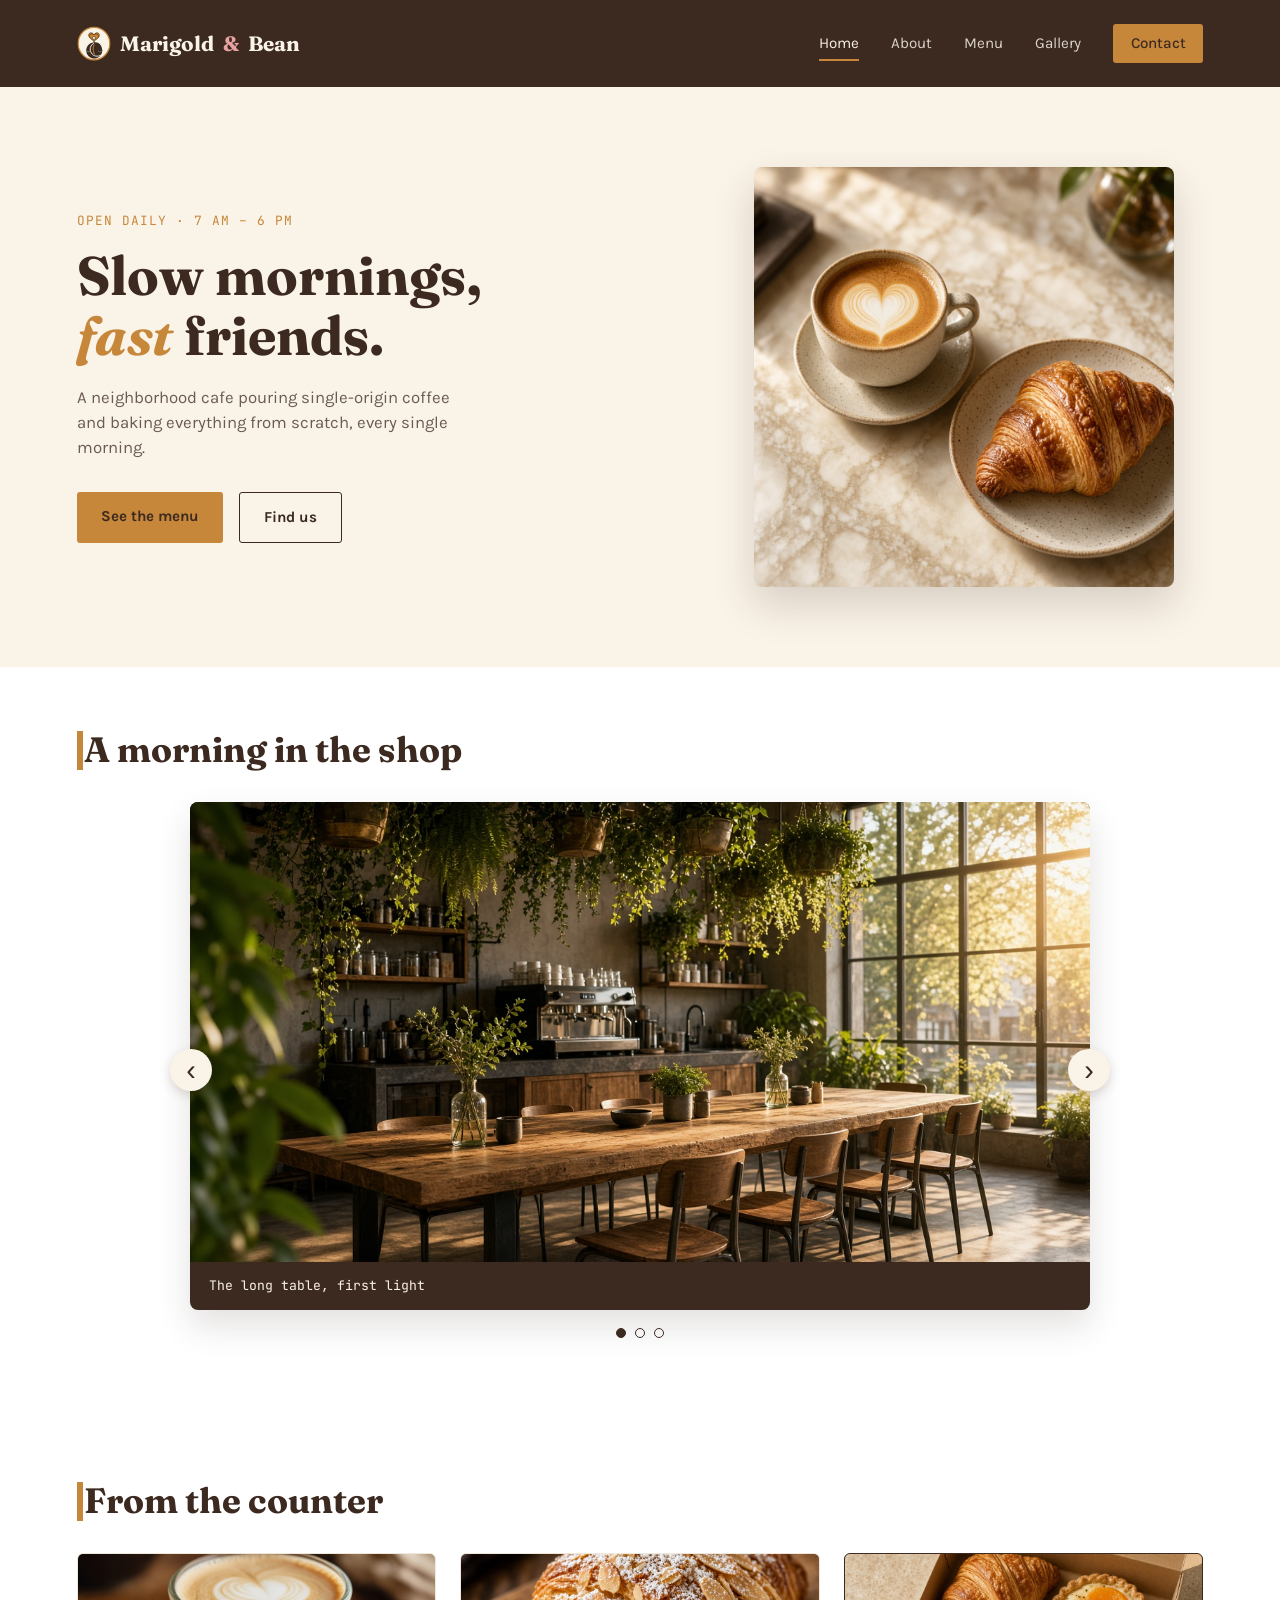
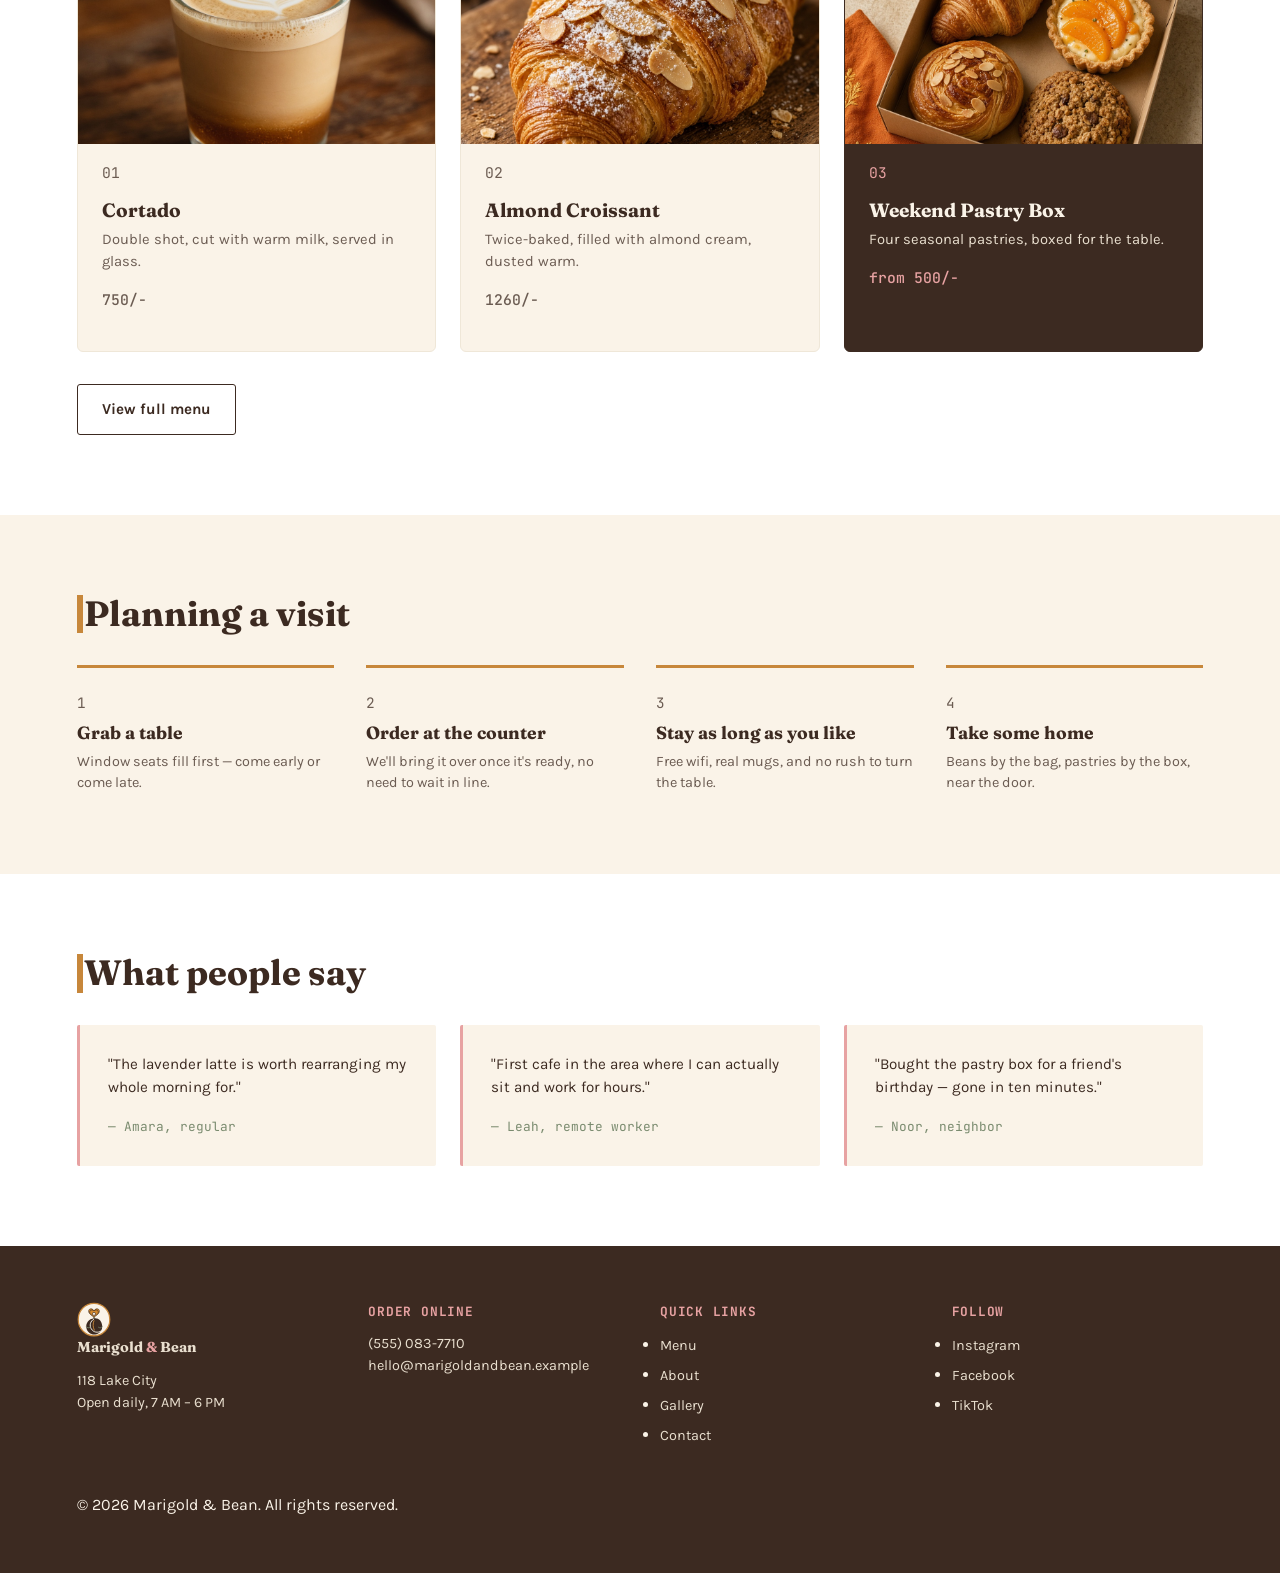
<file: index.html>
<!DOCTYPE html>
<html lang="en">
<head>
<meta charset="UTF-8">
<meta name="viewport" content="width=device-width, initial-scale=1.0">
<title>Marigold &amp; Bean — Cafe</title>
<meta name="description" content="A neighborhood cafe pouring single-origin coffee and baking everything from scratch, every morning.">
<link rel="preconnect" href="https://fonts.googleapis.com">
<link href="https://fonts.googleapis.com/css2?family=Fraunces:opsz,wght@9..144,500;9..144,700&family=Karla:wght@400;500;700&family=JetBrains+Mono:wght@500&display=swap" rel="stylesheet">
<link rel="stylesheet" href="css/style.css">
</head>
<body>

  <header class="site-header">
    <a class="logo" href="index.html"><img class="logo-mark" src="images/marigold-bean-logo.svg" alt="">Marigold <span>&amp;</span> Bean</a>
    <nav class="main-nav" id="main-nav" aria-label="Primary">
      <a href="index.html">Home</a>
      <a href="about.html">About</a>
      <a href="menu.html">Menu</a>
      <a href="gallery.html">Gallery</a>
      <a href="contact.html" class="nav-cta">Contact</a>
    </nav>
    <button class="nav-toggle" aria-label="Toggle navigation menu" aria-expanded="false" aria-controls="main-nav">
      <span></span><span></span><span></span>
    </button>
  </header>

  <main>
    <section class="hero">
      <div class="hero-copy">
        <p class="eyebrow">Open daily · 7 AM – 6 PM</p>
        <h1>Slow mornings, <br><em>fast</em> friends.</h1>
        <p class="hero-sub">A neighborhood cafe pouring single-origin coffee and baking everything from scratch, every single morning.</p>
        <div class="hero-actions">
          <a href="menu.html" class="btn btn-primary">See the menu</a>
          <a href="about.html#visit" class="btn btn-ghost">Find us</a>
        </div>
      </div>

      <div class="hero-visual">
        <img src="images/hero.jpg" alt="Latte with heart-shaped latte art beside a golden croissant" width="420" height="420">
      </div>
    </section>

    <section class="carousel-section" aria-labelledby="carousel-heading">
      <h2 class="section-title" id="carousel-heading">A morning in the shop</h2>
      <div class="carousel" id="home-carousel">
        <div class="carousel-track">
          <figure class="carousel-slide is-active">
            <img src="images/slide-1.jpg" alt="Sunlit cafe interior with a long communal table and espresso bar">
            <figcaption>The long table, first light</figcaption>
          </figure>
          <figure class="carousel-slide">
            <img src="images/slide-2.jpg" alt="Latte, croissant, and marigolds on a cream linen table">
            <figcaption>Coffee, pastry, and a little color</figcaption>
          </figure>
          <figure class="carousel-slide">
            <img src="images/slide-3.jpg" alt="Barista pouring steamed milk into espresso to make latte art">
            <figcaption>Poured to order, every cup</figcaption>
          </figure>
        </div>
        <button class="carousel-btn carousel-prev" type="button" aria-label="Previous slide">‹</button>
        <button class="carousel-btn carousel-next" type="button" aria-label="Next slide">›</button>
        <div class="carousel-dots" role="tablist" aria-label="Choose a slide"></div>
      </div>
    </section>

    <section class="menu" id="menu">
      <h2 class="section-title">From the counter</h2>
      <div class="menu-grid">
        <article class="menu-item reveal">
          <img class="menu-icon" src="images/menu-cortado.jpg" alt="Cortado served in a small glass">
          <p class="menu-index">01</p>
          <h3>Cortado</h3>
          <p>Double shot, cut with warm milk, served in glass.</p>
          <p class="menu-price">750/-</p>
        </article>
        <article class="menu-item reveal">
          <img class="menu-icon" src="images/menu-croissant.jpg" alt="Almond croissant dusted with sugar">
          <p class="menu-index">02</p>
          <h3>Almond Croissant</h3>
          <p>Twice-baked, filled with almond cream, dusted warm.</p>
          <p class="menu-price">1260/-</p>
        </article>
        <article class="menu-item menu-item-accent reveal">
          <img class="menu-icon" src="images/menu-pastrybox.jpg" alt="Open pastry box with four seasonal pastries">
          <p class="menu-index">03</p>
          <h3>Weekend Pastry Box</h3>
          <p>Four seasonal pastries, boxed for the table.</p>
          <p class="menu-price">from 500/-</p>
        </article>
      </div>
      <p class="section-cta"><a href="menu.html" class="btn btn-ghost">View full menu</a></p>
    </section>

    <section class="visit" id="visit">
      <h2 class="section-title">Planning a visit</h2>
      <ol class="visit-row">
        <li class="step reveal">
          <p class="step-num">1</p>
          <h4>Grab a table</h4>
          <p>Window seats fill first — come early or come late.</p>
        </li>
        <li class="step reveal">
          <p class="step-num">2</p>
          <h4>Order at the counter</h4>
          <p>We'll bring it over once it's ready, no need to wait in line.</p>
        </li>
        <li class="step reveal">
          <p class="step-num">3</p>
          <h4>Stay as long as you like</h4>
          <p>Free wifi, real mugs, and no rush to turn the table.</p>
        </li>
        <li class="step reveal">
          <p class="step-num">4</p>
          <h4>Take some home</h4>
          <p>Beans by the bag, pastries by the box, near the door.</p>
        </li>
      </ol>
    </section>

    <section class="reviews" id="reviews">
      <h2 class="section-title">What people say</h2>
      <div class="review-row">
        <blockquote class="review-card reveal">
          <p>"The lavender latte is worth rearranging my whole morning for."</p>
          <cite>— Amara, regular</cite>
        </blockquote>
        <blockquote class="review-card reveal">
          <p>"First cafe in the area where I can actually sit and work for hours."</p>
          <cite>— Leah, remote worker</cite>
        </blockquote>
        <blockquote class="review-card reveal">
          <p>"Bought the pastry box for a friend's birthday — gone in ten minutes."</p>
          <cite>— Noor, neighbor</cite>
        </blockquote>
      </div>
    </section>
  </main>

  <footer class="site-footer">
    <div class="footer-col">
      <p class="logo"><img class="logo-mark" src="images/marigold-bean-logo.svg" alt="">Marigold <span>&amp;</span> Bean</p>
      <p>118 Lake City<br>Open daily, 7 AM – 6 PM</p>
    </div>
    <div class="footer-col">
      <h5>Order online</h5>
      <p>(555) 083-7710<br>hello@marigoldandbean.example</p>
    </div>
    <div class="footer-col">
      <h5>Quick links</h5>
      <ul>
        <li><a href="menu.html">Menu</a></li>
        <li><a href="about.html">About</a></li>
        <li><a href="gallery.html">Gallery</a></li>
        <li><a href="contact.html">Contact</a></li>
      </ul>
    </div>
    <div class="footer-col">
      <h5>Follow</h5>
      <ul class="social-links">
        <li><a href="https://instagram.com" target="_blank" rel="noopener noreferrer">Instagram</a></li>
        <li><a href="https://facebook.com" target="_blank" rel="noopener noreferrer">Facebook</a></li>
        <li><a href="https://tiktok.com" target="_blank" rel="noopener noreferrer">TikTok</a></li>
      </ul>
    </div>
    <p class="copyright">&copy; 2026 Marigold &amp; Bean. All rights reserved.</p>
  </footer>

  <button class="back-to-top" aria-label="Back to top">↑</button>
  <script src="js/script.js"></script>
</body>
</html>
</file>
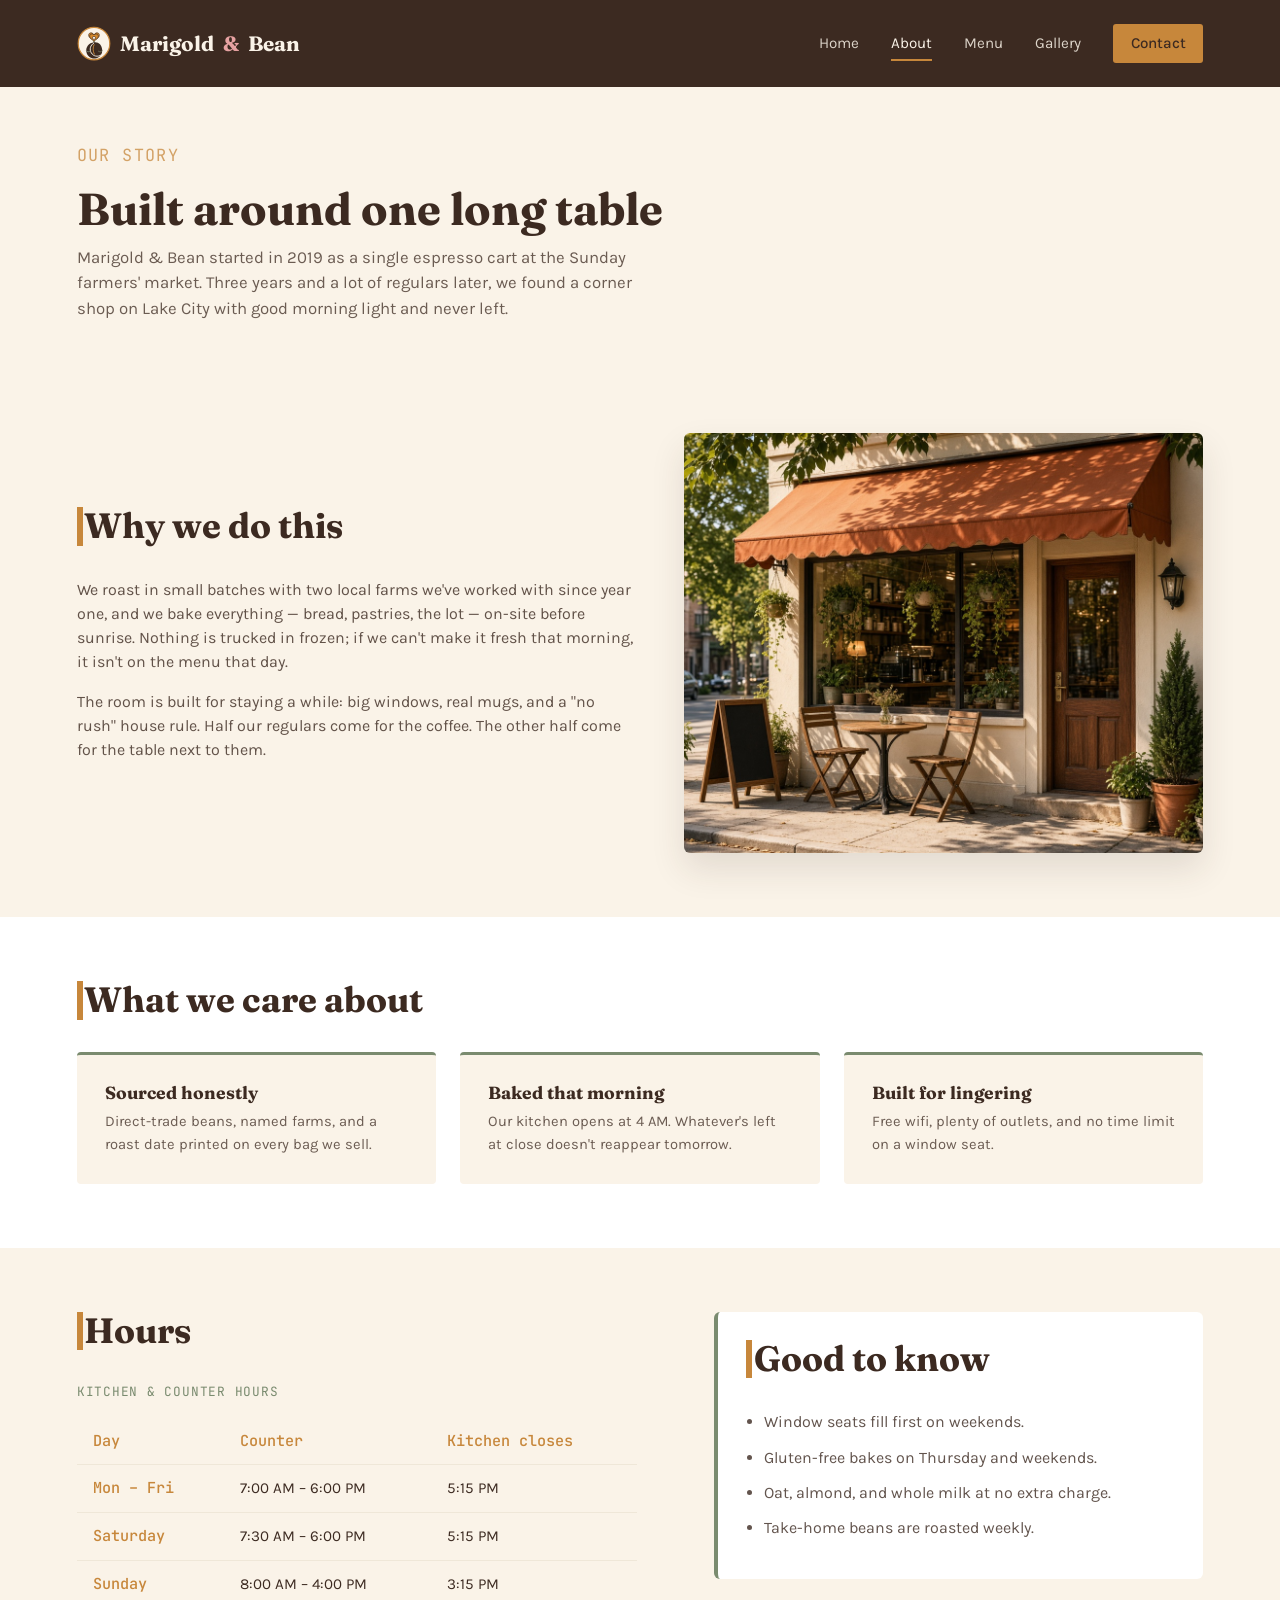
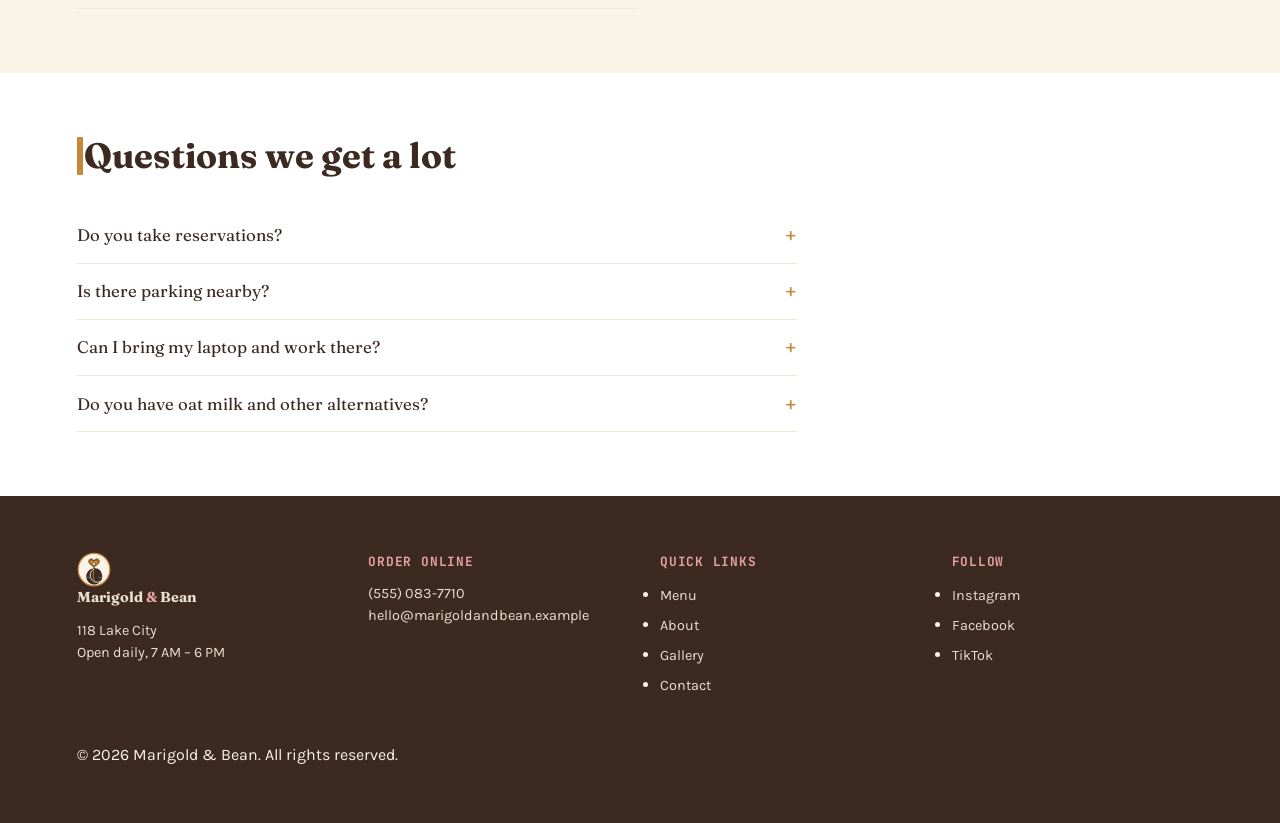
<file: about.html>
<!DOCTYPE html>
<html lang="en">
<head>
<meta charset="UTF-8">
<meta name="viewport" content="width=device-width, initial-scale=1.0">
<title>About — Marigold &amp; Bean</title>
<meta name="description" content="The story behind Marigold & Bean, our values, hours, and answers to common questions.">
<link rel="preconnect" href="https://fonts.googleapis.com">
<link href="https://fonts.googleapis.com/css2?family=Fraunces:opsz,wght@9..144,500;9..144,700&family=Karla:wght@400;500;700&family=JetBrains+Mono:wght@500&display=swap" rel="stylesheet">
<link rel="stylesheet" href="css/style.css">
</head>
<body>

  <header class="site-header">
    <a class="logo" href="index.html"><img class="logo-mark" src="images/marigold-bean-logo.svg" alt="">Marigold <span>&amp;</span> Bean</a>
    <nav class="main-nav" id="main-nav" aria-label="Primary">
      <a href="index.html">Home</a>
      <a href="about.html">About</a>
      <a href="menu.html">Menu</a>
      <a href="gallery.html">Gallery</a>
      <a href="contact.html" class="nav-cta">Contact</a>
    </nav>
    <button class="nav-toggle" aria-label="Toggle navigation menu" aria-expanded="false" aria-controls="main-nav">
      <span></span><span></span><span></span>
    </button>
  </header>

  <main>
    <section class="page-hero">
      <p class="eyebrow">Our story</p>
      <h1>Built around one long table</h1>
      <p>Marigold &amp; Bean started in 2019 as a single espresso cart at the Sunday farmers' market. Three years and a lot of regulars later, we found a corner shop on Lake City with good morning light and never left.</p>
    </section>

    <section class="about-intro">
      <div class="about-copy">
        <h2 class="section-title">Why we do this</h2>
        <p>We roast in small batches with two local farms we've worked with since year one, and we bake everything — bread, pastries, the lot — on-site before sunrise. Nothing is trucked in frozen; if we can't make it fresh that morning, it isn't on the menu that day.</p>
        <p>The room is built for staying a while: big windows, real mugs, and a "no rush" house rule. Half our regulars come for the coffee. The other half come for the table next to them.</p>
      </div>
      <div class="about-visual">
        <img src="images/about.jpg" alt="Marigold and Bean storefront with a warm awning and sidewalk tables" width="560" height="420">
      </div>
    </section>

    <section class="values">
      <h2 class="section-title">What we care about</h2>
      <div class="values-grid">
        <article class="value-card reveal">
          <h3>Sourced honestly</h3>
          <p>Direct-trade beans, named farms, and a roast date printed on every bag we sell.</p>
        </article>
        <article class="value-card reveal">
          <h3>Baked that morning</h3>
          <p>Our kitchen opens at 4 AM. Whatever's left at close doesn't reappear tomorrow.</p>
        </article>
        <article class="value-card reveal">
          <h3>Built for lingering</h3>
          <p>Free wifi, plenty of outlets, and no time limit on a window seat.</p>
        </article>
      </div>
    </section>

    <section class="hours-layout" id="visit">
      <div class="hours-table-wrap">
        <h2 class="section-title">Hours</h2>
        <table class="hours-table">
          <caption>Kitchen &amp; counter hours</caption>
          <thead>
            <tr><th scope="col">Day</th><th scope="col">Counter</th><th scope="col">Kitchen closes</th></tr>
          </thead>
          <tbody>
            <tr><th scope="row">Mon – Fri</th><td>7:00 AM – 6:00 PM</td><td>5:15 PM</td></tr>
            <tr><th scope="row">Saturday</th><td>7:30 AM – 6:00 PM</td><td>5:15 PM</td></tr>
            <tr><th scope="row">Sunday</th><td>8:00 AM – 4:00 PM</td><td>3:15 PM</td></tr>
          </tbody>
        </table>
      </div>
      <aside class="hours-aside">
        <h2 class="section-title">Good to know</h2>
        <ul>
          <li>Window seats fill first on weekends.</li>
          <li>Gluten-free bakes on Thursday and weekends.</li>
          <li>Oat, almond, and whole milk at no extra charge.</li>
          <li>Take-home beans are roasted weekly.</li>
        </ul>
      </aside>
    </section>

    <section class="faq">
      <h2 class="section-title">Questions we get a lot</h2>
      <div class="accordion">
        <div class="accordion-item">
          <h3>
            <button class="accordion-trigger" aria-expanded="false" aria-controls="faq-1">Do you take reservations?</button>
          </h3>
          <div class="accordion-panel" id="faq-1">
            <p>We don't — it's first-come, first-served. Window seats go fastest, so early mornings or after 2 PM are your best bet on weekends.</p>
          </div>
        </div>
        <div class="accordion-item">
          <h3>
            <button class="accordion-trigger" aria-expanded="false" aria-controls="faq-2">Is there parking nearby?</button>
          </h3>
          <div class="accordion-panel" id="faq-2">
            <p>Street parking on Lake City is metered until 6 PM. There's also a small public lot two doors down behind the pharmacy.</p>
          </div>
        </div>
        <div class="accordion-item">
          <h3>
            <button class="accordion-trigger" aria-expanded="false" aria-controls="faq-3">Can I bring my laptop and work there?</button>
          </h3>
          <div class="accordion-panel" id="faq-3">
            <p>Absolutely — that's half the reason people come. We only ask that during the Saturday morning rush (9–11 AM) you keep table time to about 90 minutes if there's a line.</p>
          </div>
        </div>
        <div class="accordion-item">
          <h3>
            <button class="accordion-trigger" aria-expanded="false" aria-controls="faq-4">Do you have oat milk and other alternatives?</button>
          </h3>
          <div class="accordion-panel" id="faq-4">
            <p>Yes — oat, almond, and whole milk are all no extra charge. We also keep a small selection of gluten-free pastries baked fresh on Thursdays and weekends.</p>
          </div>
        </div>
      </div>
    </section>
  </main>

  <footer class="site-footer">
    <div class="footer-col">
      <p class="logo"><img class="logo-mark" src="images/marigold-bean-logo.svg" alt="">Marigold <span>&amp;</span> Bean</p>
      <p>118 Lake City<br>Open daily, 7 AM – 6 PM</p>
    </div>
    <div class="footer-col">
      <h5>Order online</h5>
      <p>(555) 083-7710<br>hello@marigoldandbean.example</p>
    </div>
    <div class="footer-col">
      <h5>Quick links</h5>
      <ul>
        <li><a href="menu.html">Menu</a></li>
        <li><a href="about.html">About</a></li>
        <li><a href="gallery.html">Gallery</a></li>
        <li><a href="contact.html">Contact</a></li>
      </ul>
    </div>
    <div class="footer-col">
      <h5>Follow</h5>
      <ul class="social-links">
        <li><a href="https://instagram.com" target="_blank" rel="noopener noreferrer">Instagram</a></li>
        <li><a href="https://facebook.com" target="_blank" rel="noopener noreferrer">Facebook</a></li>
        <li><a href="https://tiktok.com" target="_blank" rel="noopener noreferrer">TikTok</a></li>
      </ul>
    </div>
    <p class="copyright">&copy; 2026 Marigold &amp; Bean. All rights reserved.</p>
  </footer>

  <button class="back-to-top" aria-label="Back to top">↑</button>
  <script src="js/script.js"></script>
</body>
</html>
</file>
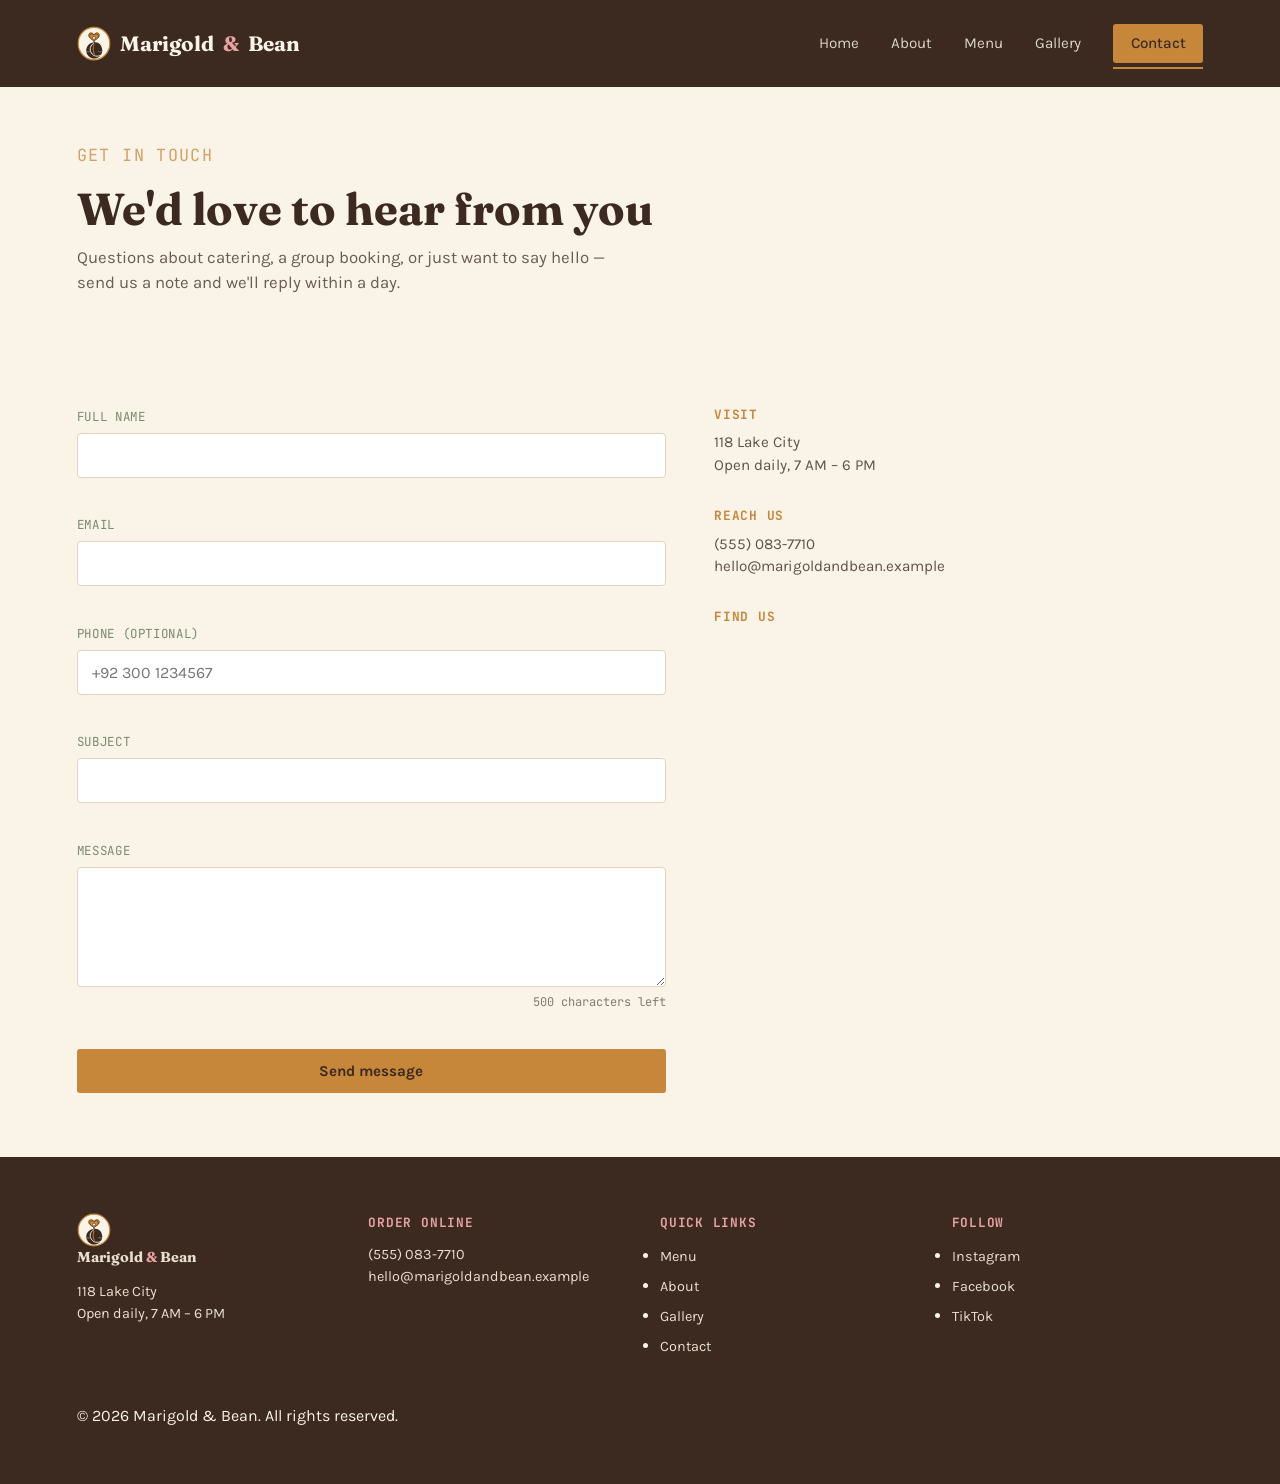
<file: contact.html>
<!DOCTYPE html>
<html lang="en">
<head>
<meta charset="UTF-8">
<meta name="viewport" content="width=device-width, initial-scale=1.0">
<title>Contact — Marigold &amp; Bean</title>
<meta name="description" content="Get in touch with Marigold & Bean, find our location, and see our hours.">
<link rel="preconnect" href="https://fonts.googleapis.com">
<link href="https://fonts.googleapis.com/css2?family=Fraunces:opsz,wght@9..144,500;9..144,700&family=Karla:wght@400;500;700&family=JetBrains+Mono:wght@500&display=swap" rel="stylesheet">
<link rel="stylesheet" href="css/style.css">
</head>
<body>

  <header class="site-header">
    <a class="logo" href="index.html"><img class="logo-mark" src="images/marigold-bean-logo.svg" alt="">Marigold <span>&amp;</span> Bean</a>
    <nav class="main-nav" id="main-nav" aria-label="Primary">
      <a href="index.html">Home</a>
      <a href="about.html">About</a>
      <a href="menu.html">Menu</a>
      <a href="gallery.html">Gallery</a>
      <a href="contact.html" class="nav-cta">Contact</a>
    </nav>
    <button class="nav-toggle" aria-label="Toggle navigation menu" aria-expanded="false" aria-controls="main-nav">
      <span></span><span></span><span></span>
    </button>
  </header>

  <main>
    <section class="page-hero">
      <p class="eyebrow">Get in touch</p>
      <h1>We'd love to hear from you</h1>
      <p>Questions about catering, a group booking, or just want to say hello — send us a note and we'll reply within a day.</p>
    </section>

    <section class="contact-wrap">
      <div class="contact-form-col">
        <form class="contact-form" id="contact-form" novalidate>
          <div class="form-status" role="status" aria-live="polite"></div>

          <div class="form-group">
            <label for="name">Full name</label>
            <input type="text" id="name" name="name" required autocomplete="name">
            <span class="form-error"></span>
          </div>

          <div class="form-group">
            <label for="email">Email</label>
            <input type="email" id="email" name="email" required autocomplete="email">
            <span class="form-error"></span>
          </div>

          <div class="form-group">
            <label for="phone">Phone (optional)</label>
            <input type="tel" id="phone" name="phone" autocomplete="tel" placeholder="+92 300 1234567">
            <span class="form-error"></span>
          </div>

          <div class="form-group">
            <label for="subject">Subject</label>
            <input type="text" id="subject" name="subject" required>
            <span class="form-error"></span>
          </div>

          <div class="form-group">
            <label for="message">Message</label>
            <textarea id="message" name="message" required maxlength="500"></textarea>
            <span class="char-count">500 characters left</span>
            <span class="form-error"></span>
          </div>

          <button type="submit" class="btn btn-primary">Send message</button>
        </form>
      </div>

      <aside class="contact-info-col">
        <div class="info-block">
          <h3>Visit</h3>
          <p>118 Lake City<br>Open daily, 7 AM – 6 PM</p>
        </div>
        <div class="info-block">
          <h3>Reach us</h3>
          <p>(555) 083-7710<br>hello@marigoldandbean.example</p>
        </div>
        <div class="info-block">
          <h3>Find us</h3>
          <iframe class="map-frame" title="Map showing Marigold and Bean location" loading="lazy"
            src="https://www.openstreetmap.org/export/embed.html?bbox=74.25,31.48,74.36,31.56&amp;layer=mapnik">
          </iframe>
        </div>
      </aside>
    </section>
  </main>

  <footer class="site-footer">
    <div class="footer-col">
      <p class="logo"><img class="logo-mark" src="images/marigold-bean-logo.svg" alt="">Marigold <span>&amp;</span> Bean</p>
      <p>118 Lake City<br>Open daily, 7 AM – 6 PM</p>
    </div>
    <div class="footer-col">
      <h5>Order online</h5>
      <p>(555) 083-7710<br>hello@marigoldandbean.example</p>
    </div>
    <div class="footer-col">
      <h5>Quick links</h5>
      <ul>
        <li><a href="menu.html">Menu</a></li>
        <li><a href="about.html">About</a></li>
        <li><a href="gallery.html">Gallery</a></li>
        <li><a href="contact.html">Contact</a></li>
      </ul>
    </div>
    <div class="footer-col">
      <h5>Follow</h5>
      <ul class="social-links">
        <li><a href="https://instagram.com" target="_blank" rel="noopener noreferrer">Instagram</a></li>
        <li><a href="https://facebook.com" target="_blank" rel="noopener noreferrer">Facebook</a></li>
        <li><a href="https://tiktok.com" target="_blank" rel="noopener noreferrer">TikTok</a></li>
      </ul>
    </div>
    <p class="copyright">&copy; 2026 Marigold &amp; Bean. All rights reserved.</p>
  </footer>

  <button class="back-to-top" aria-label="Back to top">↑</button>
  <script src="js/script.js"></script>
</body>
</html>
</file>
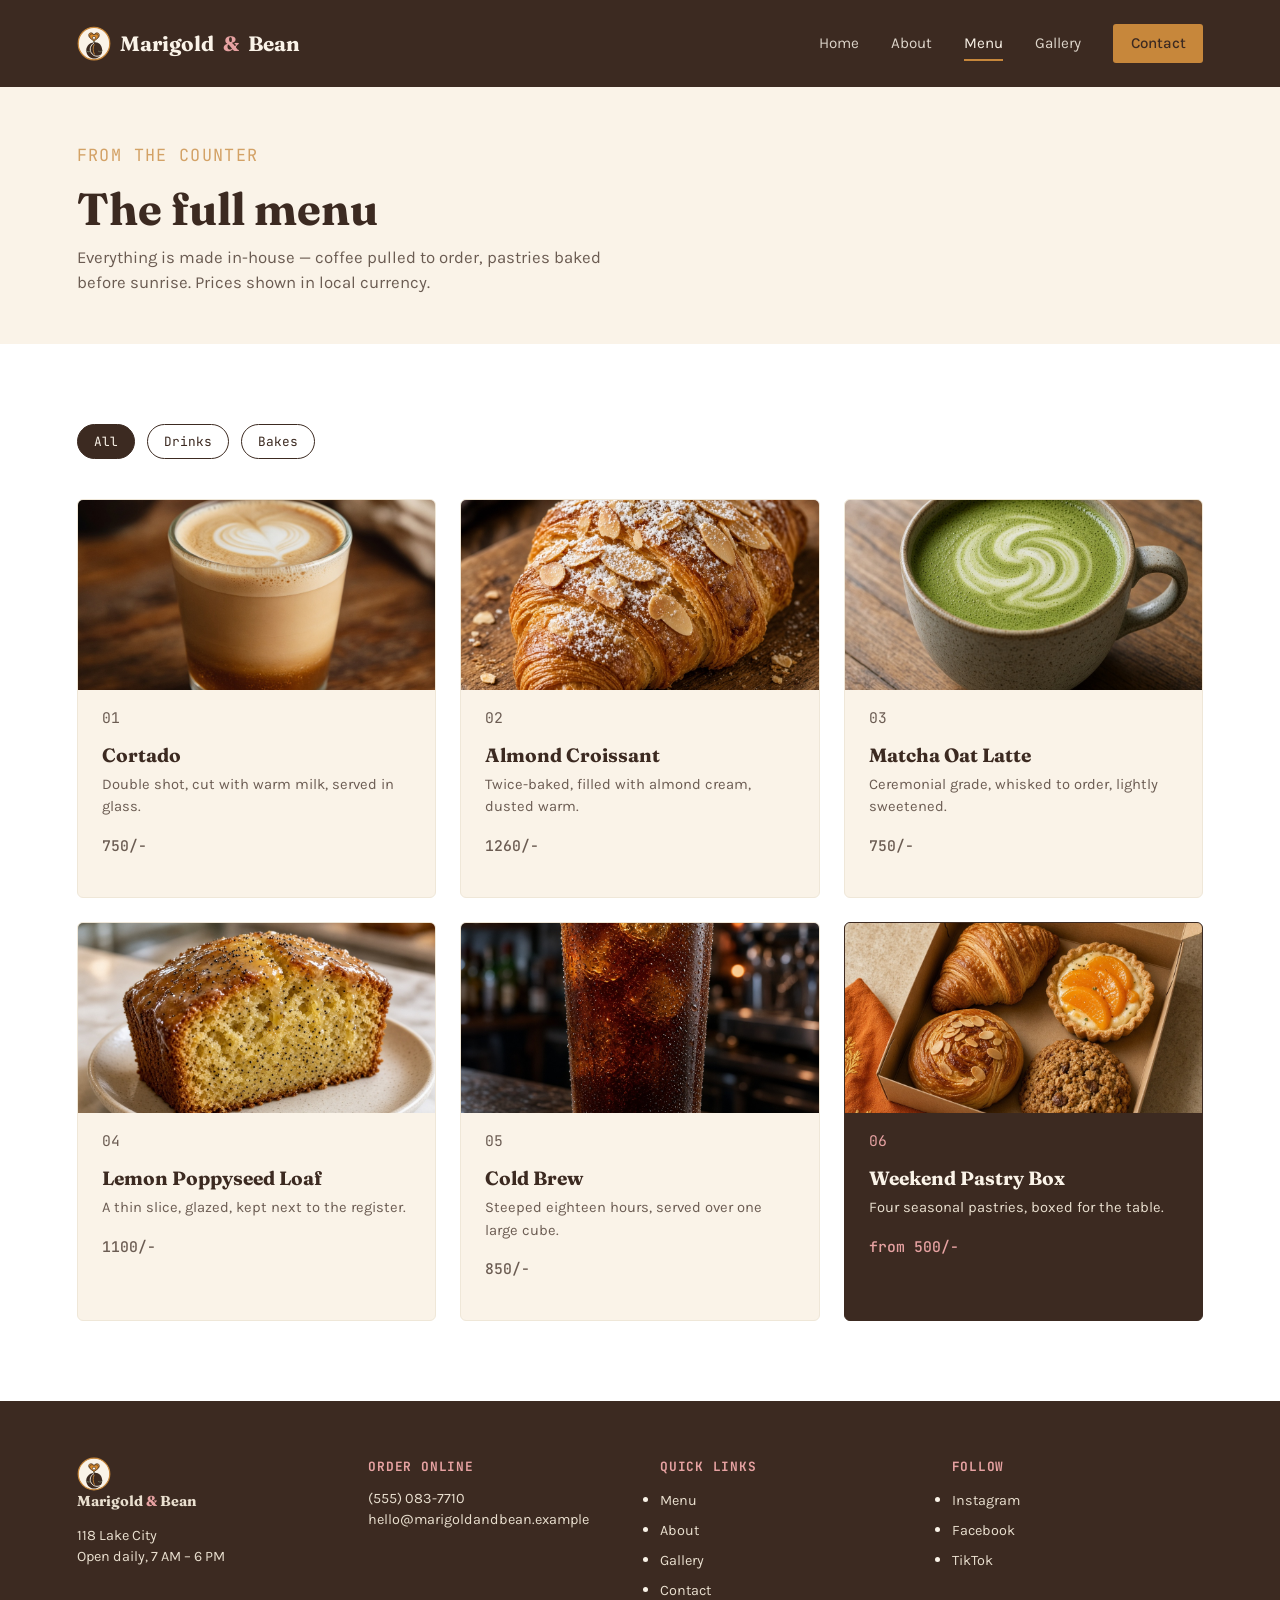
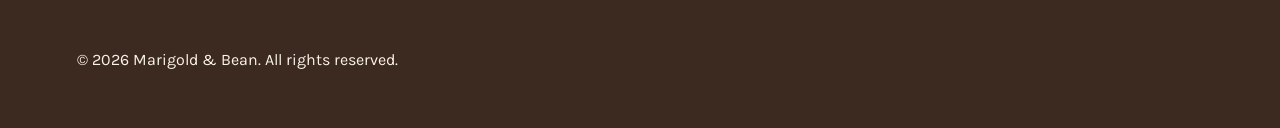
<file: menu.html>
<!DOCTYPE html>
<html lang="en">
<head>
<meta charset="UTF-8">
<meta name="viewport" content="width=device-width, initial-scale=1.0">
<title>Menu — Marigold &amp; Bean</title>
<meta name="description" content="Coffee, pastries, and cold drinks at Marigold & Bean.">
<link rel="preconnect" href="https://fonts.googleapis.com">
<link href="https://fonts.googleapis.com/css2?family=Fraunces:opsz,wght@9..144,500;9..144,700&family=Karla:wght@400;500;700&family=JetBrains+Mono:wght@500&display=swap" rel="stylesheet">
<link rel="stylesheet" href="css/style.css">
</head>
<body>

  <header class="site-header">
    <a class="logo" href="index.html"><img class="logo-mark" src="images/marigold-bean-logo.svg" alt="">Marigold <span>&amp;</span> Bean</a>
    <nav class="main-nav" id="main-nav" aria-label="Primary">
      <a href="index.html">Home</a>
      <a href="about.html">About</a>
      <a href="menu.html">Menu</a>
      <a href="gallery.html">Gallery</a>
      <a href="contact.html" class="nav-cta">Contact</a>
    </nav>
    <button class="nav-toggle" aria-label="Toggle navigation menu" aria-expanded="false" aria-controls="main-nav">
      <span></span><span></span><span></span>
    </button>
  </header>

  <main>
    <section class="page-hero">
      <p class="eyebrow">From the counter</p>
      <h1>The full menu</h1>
      <p>Everything is made in-house — coffee pulled to order, pastries baked before sunrise. Prices shown in local currency.</p>
    </section>

    <section class="menu" id="menu">
      <div class="menu-filter" role="group" aria-label="Filter menu by category">
        <button data-filter="all" class="active">All</button>
        <button data-filter="drinks">Drinks</button>
        <button data-filter="bakes">Bakes</button>
      </div>

      <div class="menu-grid">
        <article class="menu-item reveal" data-category="drinks">
          <img class="menu-icon" src="images/menu-cortado.jpg" alt="Cortado in a small glass">
          <p class="menu-index">01</p>
          <h3>Cortado</h3>
          <p>Double shot, cut with warm milk, served in glass.</p>
          <p class="menu-price">750/-</p>
        </article>
        <article class="menu-item reveal" data-category="bakes">
          <img class="menu-icon" src="images/menu-croissant.jpg" alt="Almond croissant with powdered sugar">
          <p class="menu-index">02</p>
          <h3>Almond Croissant</h3>
          <p>Twice-baked, filled with almond cream, dusted warm.</p>
          <p class="menu-price">1260/-</p>
        </article>
        <article class="menu-item reveal" data-category="drinks">
          <img class="menu-icon" src="images/menu-matcha.jpg" alt="Matcha oat latte in a ceramic cup">
          <p class="menu-index">03</p>
          <h3>Matcha Oat Latte</h3>
          <p>Ceremonial grade, whisked to order, lightly sweetened.</p>
          <p class="menu-price">750/-</p>
        </article>
        <article class="menu-item reveal" data-category="bakes">
          <img class="menu-icon" src="images/menu-loaf.jpg" alt="Glazed slice of lemon poppyseed loaf">
          <p class="menu-index">04</p>
          <h3>Lemon Poppyseed Loaf</h3>
          <p>A thin slice, glazed, kept next to the register.</p>
          <p class="menu-price">1100/-</p>
        </article>
        <article class="menu-item reveal" data-category="drinks">
          <img class="menu-icon" src="images/menu-coldbrew.jpg" alt="Cold brew over a large ice cube">
          <p class="menu-index">05</p>
          <h3>Cold Brew</h3>
          <p>Steeped eighteen hours, served over one large cube.</p>
          <p class="menu-price">850/-</p>
        </article>
        <article class="menu-item menu-item-accent reveal" data-category="bakes">
          <img class="menu-icon" src="images/menu-pastrybox.jpg" alt="Weekend pastry box with four pastries">
          <p class="menu-index">06</p>
          <h3>Weekend Pastry Box</h3>
          <p>Four seasonal pastries, boxed for the table.</p>
          <p class="menu-price">from 500/-</p>
        </article>
      </div>
    </section>
  </main>

  <footer class="site-footer">
    <div class="footer-col">
      <p class="logo"><img class="logo-mark" src="images/marigold-bean-logo.svg" alt="">Marigold <span>&amp;</span> Bean</p>
      <p>118 Lake City<br>Open daily, 7 AM – 6 PM</p>
    </div>
    <div class="footer-col">
      <h5>Order online</h5>
      <p>(555) 083-7710<br>hello@marigoldandbean.example</p>
    </div>
    <div class="footer-col">
      <h5>Quick links</h5>
      <ul>
        <li><a href="menu.html">Menu</a></li>
        <li><a href="about.html">About</a></li>
        <li><a href="gallery.html">Gallery</a></li>
        <li><a href="contact.html">Contact</a></li>
      </ul>
    </div>
    <div class="footer-col">
      <h5>Follow</h5>
      <ul class="social-links">
        <li><a href="https://instagram.com" target="_blank" rel="noopener noreferrer">Instagram</a></li>
        <li><a href="https://facebook.com" target="_blank" rel="noopener noreferrer">Facebook</a></li>
        <li><a href="https://tiktok.com" target="_blank" rel="noopener noreferrer">TikTok</a></li>
      </ul>
    </div>
    <p class="copyright">&copy; 2026 Marigold &amp; Bean. All rights reserved.</p>
  </footer>

  <button class="back-to-top" aria-label="Back to top">↑</button>
  <script src="js/script.js"></script>
</body>
</html>
</file>
<file: css/style.css>
/* ============================================
   TOKENS
   ============================================ */
:root {
  --espresso: #3C2A21;
  --cream: #FAF3E8;
  --caramel: #C7873B;
  --sage: #7A8B6F;
  --blush: #E7A2A2;
  --card-bg: #FFFFFF;

  --font-display: "Fraunces", serif;
  --font-body: "Karla", sans-serif;
  --font-mono: "JetBrains Mono", monospace;

  --transition-fast: 180ms ease;
  --transition-med: 280ms ease;
}

* {
  box-sizing: border-box; /* padding & border no longer add to declared width */
  margin: 0;
  padding: 0;
}

html {
  scroll-behavior: smooth; /* smooth in-page jumps to #menu, #visit, etc. */
}

body {
  font-family: var(--font-body);
  color: var(--espresso);
  background: var(--cream);
  line-height: 1.5;
}

h1, h2, h3, h4 {
  font-family: var(--font-display);
  line-height: 1.1;
}

a {
  color: inherit;
  text-decoration: none;
}

img { max-width: 100%; display: block; }

.section-title {
  font-size: clamp(1.6rem, 3vw, 2.2rem);
  margin-bottom: 2rem;
  padding-left: 0.1rem;
  border-left: 6px solid var(--caramel); /* box model: border used as a design element */
}

/* Respect reduced-motion preference: turn off scroll-reveal + smooth scroll */
@media (prefers-reduced-motion: reduce) {
  html { scroll-behavior: auto; }
  .reveal { opacity: 1 !important; transform: none !important; transition: none !important; }
  * { animation-duration: 0.001ms !important; transition-duration: 0.001ms !important; }
}

/* ============================================
   HEADER — Flexbox
   ============================================ */
.site-header {
  display: flex;
  justify-content: space-between;
  align-items: center;
  padding: 1.5rem 6%;
  background: var(--espresso);
  color: var(--cream);
  position: relative; /* positioning context for the mobile menu panel */
  z-index: 50;
}

.logo {
  font-family: var(--font-display);
  font-weight: 700;
  font-size: 1.3rem;
  display: inline-flex;
  align-items: center;
  gap: 0.55rem;
}
.logo span { color: var(--blush); }
.logo-mark {
  width: 2.15rem;
  height: 2.15rem;
  flex: 0 0 auto;
}

.main-nav {
  display: flex;
  align-items: center;
  gap: 2rem;
}

.main-nav a {
  font-size: 0.95rem;
  opacity: 0.85;
  transition: opacity var(--transition-fast), color var(--transition-fast);
  position: relative;
}
.main-nav a:hover,
.main-nav a:focus-visible { opacity: 1; }

.main-nav a.active {
  opacity: 1;
}
.main-nav a.active::after {
  content: "";
  position: absolute;
  left: 0;
  right: 0;
  bottom: -6px;
  height: 2px;
  background: var(--caramel);
}

.nav-cta {
  background: var(--caramel);
  color: var(--espresso);
  padding: 0.5rem 1.1rem;
  border-radius: 3px;
  opacity: 1 !important;
  font-weight: 500;
  transition: transform var(--transition-fast), box-shadow var(--transition-fast);
}
.nav-cta:hover, .nav-cta:focus-visible {
  transform: translateY(-2px);
  box-shadow: 0 6px 14px rgba(0,0,0,0.2);
}

/* --- Hamburger button: hidden on desktop, shown on small screens --- */
.nav-toggle {
  display: none;
  flex-direction: column;
  justify-content: center;
  gap: 5px;
  width: 34px;
  height: 34px;
  background: transparent;
  border: none;
  cursor: pointer;
  z-index: 60;
}
.nav-toggle span {
  display: block;
  width: 100%;
  height: 2px;
  background: var(--cream);
  border-radius: 2px;
  transition: transform var(--transition-med), opacity var(--transition-fast);
}
/* animate the three bars into an X when nav is open */
.nav-toggle[aria-expanded="true"] span:nth-child(1) { transform: translateY(7px) rotate(45deg); }
.nav-toggle[aria-expanded="true"] span:nth-child(2) { opacity: 0; }
.nav-toggle[aria-expanded="true"] span:nth-child(3) { transform: translateY(-7px) rotate(-45deg); }

/* ============================================
   HERO — Flexbox (two columns) + Absolute Positioning
   ============================================ */
.hero {
  display: flex;
  align-items: center;
  justify-content: space-between;
  gap: 3rem;
  padding: 5rem 6%;
  flex-wrap: wrap;
}

.hero-copy {
  flex: 1 1 420px;
}

.eyebrow {
  font-family: var(--font-mono);
  font-size: 0.8rem;
  letter-spacing: 0.08em;
  text-transform: uppercase;
  color: var(--caramel);
  margin-bottom: 1rem;
}

.hero-copy h1 {
  font-size: clamp(2.2rem, 5vw, 3.4rem);
  margin-bottom: 1.2rem;
}
.hero-copy em {
  font-style: italic;
  color: var(--caramel);
}

.hero-sub {
  color: var(--espresso);
  opacity: 0.75;
  max-width: 38ch;
  margin-bottom: 2rem;
  font-size: 1.05rem;
}

.hero-actions {
  display: flex;
  gap: 1rem;
}

.btn {
  padding: 0.8rem 1.5rem;
  border-radius: 3px;
  font-weight: 700;
  font-size: 0.95rem;
  display: inline-block;
  border: none;
  cursor: pointer;
  font-family: var(--font-body);
  transition: transform var(--transition-fast), box-shadow var(--transition-fast), background var(--transition-fast);
}
.btn-primary {
  background: var(--caramel);
  color: var(--espresso);
}
.btn-primary:hover, .btn-primary:focus-visible {
  transform: translateY(-2px);
  box-shadow: 0 10px 20px rgba(199, 135, 59, 0.35);
}
.btn-ghost {
  border: 1.5px solid var(--espresso);
  background: transparent;
  color: var(--espresso);
}
.btn-ghost:hover, .btn-ghost:focus-visible {
  background: var(--espresso);
  color: var(--cream);
}

.hero-visual {
  flex: 1 1 300px;
  display: flex;
  justify-content: center;
}
.hero-visual img {
  width: 100%;
  max-width: 420px;
  aspect-ratio: 1 / 1;
  object-fit: cover;
  border-radius: 8px;
  box-shadow: 0 18px 40px rgba(60, 42, 33, 0.18);
}

/* ============================================
   HOME CAROUSEL
   ============================================ */
.carousel-section {
  padding: 4rem 6%;
  background: var(--card-bg);
}
.carousel {
  position: relative;
  max-width: 900px;
  margin: 0 auto;
}
.carousel-track {
  overflow: hidden;
  border-radius: 8px;
  background: var(--espresso);
  box-shadow: 0 16px 34px rgba(60, 42, 33, 0.14);
}
.carousel-slide {
  display: none;
  margin: 0;
}
.carousel-slide.is-active { display: block; }
.carousel-slide img {
  display: block;
  width: 100%;
  height: clamp(260px, 48vw, 460px);
  object-fit: cover;
}
.carousel-slide figcaption {
  padding: 0.9rem 1.2rem;
  color: var(--cream);
  font-family: var(--font-mono);
  font-size: 0.82rem;
}
.carousel-btn {
  position: absolute;
  top: calc(50% - 1.3rem);
  width: 42px;
  height: 42px;
  border: 0;
  border-radius: 50%;
  background: var(--cream);
  color: var(--espresso);
  cursor: pointer;
  font-size: 1.8rem;
  line-height: 1;
  box-shadow: 0 4px 12px rgba(60, 42, 33, 0.18);
}
.carousel-prev { left: -20px; }
.carousel-next { right: -20px; }
.carousel-btn:hover,
.carousel-btn:focus-visible { background: var(--caramel); }
.carousel-dots {
  display: flex;
  justify-content: center;
  gap: 0.55rem;
  margin-top: 1.15rem;
}
.carousel-dots button {
  width: 10px;
  height: 10px;
  padding: 0;
  border: 1px solid var(--espresso);
  border-radius: 50%;
  background: transparent;
  cursor: pointer;
}
.carousel-dots button.is-active { background: var(--espresso); }

@media (max-width: 640px) {
  .carousel-prev { left: 10px; }
  .carousel-next { right: 10px; }
}

/* --- The menu card: relative context for the absolutely-positioned stamp --- */
.menu-card {
  position: relative;              /* establishes positioning context */
  background: var(--card-bg);
  width: 280px;
  padding: 1.75rem;                /* box model: inner spacing */
  border: 1px solid #EBDFCC;
  border-radius: 4px;
  box-shadow: 0 12px 30px rgba(60, 42, 33, 0.1);
  transform: rotate(-2deg);
}

.card-label {
  font-family: var(--font-mono);
  font-size: 0.75rem;
  color: var(--sage);
  text-transform: uppercase;
  letter-spacing: 0.06em;
}

.card-name {
  font-family: var(--font-display);
  font-size: 1.4rem;
  margin: 0.25rem 0 1rem;
}

.card-lines {
  list-style: none;
  border-top: 1px dashed #E8DCC8;
  padding-top: 0.9rem;              /* box model: padding separates content from border */
  margin-bottom: 1rem;
}
.card-lines li {
  font-size: 0.9rem;
  margin-bottom: 0.4rem;
  color: var(--espresso);
}
.card-lines li::before {
  content: "— ";
  color: var(--caramel);
}

.card-price {
  font-family: var(--font-mono);
  font-size: 0.9rem;
  font-weight: 500;
}

.card-stamp {
  position: absolute;               /* positioned relative to .menu-card, not the page */
  top: 18px;
  right: -14px;
  background: var(--blush);
  color: var(--espresso);
  font-family: var(--font-mono);
  font-weight: 700;
  font-size: 0.7rem;
  letter-spacing: 0.06em;
  padding: 0.35rem 0.7rem;
  border-radius: 2px;
  transform: rotate(6deg);
  box-shadow: 0 4px 10px rgba(0,0,0,0.12);
}

/* ============================================
   PAGE HERO — smaller banner used on inner pages
   ============================================ */
.page-hero {
  padding: 3.5rem 6% 3rem;
  text-align: left;
}
.page-hero h1 {
  font-size: clamp(2rem, 4.5vw, 2.8rem);
  margin-bottom: 0.75rem;
}
.page-hero p {
  opacity: 0.75;
  max-width: 56ch;
  font-size: 1.05rem;
}

/* ============================================
   MENU — CSS Grid
   ============================================ */
.menu {
  padding: 5rem 6%;
  background: var(--card-bg);
}

.menu-grid {
  display: grid;
  grid-template-columns: repeat(3, 1fr);
  gap: 1.5rem;
}

.menu-item {
  padding: 0 0 1.5rem;              /* box model */
  overflow: hidden;
  border: 1px solid #EFE7D8;
  border-radius: 6px;
  background: var(--cream);
  transition: transform var(--transition-fast), box-shadow var(--transition-fast);
}
.menu-item:hover {
  transform: translateY(-4px);
  box-shadow: 0 14px 26px rgba(60,42,33,0.1);
}

.menu-item-accent {
  background: var(--espresso);
  color: var(--cream);
  border-color: var(--espresso);
}
.menu-item-accent .menu-index { color: var(--blush); }
.menu-item-accent .menu-price { color: var(--blush); }

.menu-icon {
  width: 100%;
  height: 190px;
  object-fit: cover;
  margin-bottom: 1.1rem;
}

.menu-item .menu-index,
.menu-item h3,
.menu-item p {
  padding-left: 1.5rem;
  padding-right: 1.5rem;
}

.section-cta { margin-top: 2rem; }

.menu-index {
  font-family: var(--font-mono);
  color: var(--caramel);
  font-size: 0.85rem;
  margin-bottom: 0.5rem;
}

.menu-item h3 {
  font-size: 1.2rem;
  margin-bottom: 0.5rem;
}

.menu-item p {
  color: var(--espresso);
  opacity: 0.75;
  font-size: 0.92rem;
  margin-bottom: 1rem;
}
.menu-item-accent p { color: #E9DFCF; opacity: 1; }

.menu-price {
  font-family: var(--font-mono);
  font-weight: 500;
  color: var(--espresso);
}

.menu-filter {
  display: flex;
  gap: 0.75rem;
  flex-wrap: wrap;
  margin-bottom: 2.5rem;
}
.menu-filter button {
  font-family: var(--font-mono);
  font-size: 0.8rem;
  padding: 0.5rem 1rem;
  border: 1px solid var(--espresso);
  background: transparent;
  color: var(--espresso);
  border-radius: 999px;
  cursor: pointer;
  transition: background var(--transition-fast), color var(--transition-fast);
}
.menu-filter button.active,
.menu-filter button:hover {
  background: var(--espresso);
  color: var(--cream);
}

@media (max-width: 720px) {
  .menu-grid { grid-template-columns: 1fr; }
}

/* ============================================
   VISIT — Flexbox row
   ============================================ */
.visit {
  padding: 5rem 6%;
}

.visit-row {
  display: flex;
  gap: 2rem;
  flex-wrap: wrap;
  list-style: none;
}

.step {
  flex: 1 1 200px;
  padding: 1.5rem 0 0;              /* box model */
  border-top: 3px solid var(--caramel);
}

.step-num {
  font-family: var(--font-mono);
  color: var(--caramel);
  font-size: 0.9rem;
  margin-bottom: 0.6rem;
}

.step h4 {
  font-size: 1.1rem;
  margin-bottom: 0.5rem;
}

.step p {
  color: var(--espresso);
  opacity: 0.75;
  font-size: 0.9rem;
}

/* ============================================
   REVIEWS — Flexbox
   ============================================ */
.reviews {
  padding: 5rem 6%;
  background: var(--card-bg);
}

.review-row {
  display: flex;
  gap: 1.5rem;
  flex-wrap: wrap;
}

.review-card {
  flex: 1 1 260px;
  padding: 1.75rem;                 /* box model */
  background: var(--cream);
  border-left: 3px solid var(--blush);
  border-radius: 2px;
}

.review-card p {
  margin-bottom: 1rem;
  font-size: 0.95rem;
}

.review-card cite {
  font-style: normal;
  font-family: var(--font-mono);
  font-size: 0.8rem;
  color: var(--sage);
}

/* ============================================
   ABOUT PAGE
   ============================================ */
.about-intro {
  display: flex;
  align-items: center;
  gap: 3rem;
  padding: 4rem 6%;
  flex-wrap: wrap;
}
.about-intro .about-copy { flex: 1 1 420px; }
.about-intro .about-copy p { margin-bottom: 1rem; opacity: 0.8; max-width: 62ch; }
.about-intro .about-visual { flex: 1 1 380px; }
.about-intro .about-visual img {
  width: 100%;
  aspect-ratio: 4 / 3;
  object-fit: cover;
  border-radius: 6px;
  box-shadow: 0 16px 34px rgba(60,42,33,0.12);
}

.values {
  padding: 4rem 6%;
  background: var(--card-bg);
}
.values-grid {
  display: grid;
  grid-template-columns: repeat(3, 1fr);
  gap: 1.5rem;
}
.value-card {
  padding: 1.75rem;
  background: var(--cream);
  border-radius: 4px;
  border-top: 3px solid var(--sage);
}
.value-card h3 { font-size: 1.1rem; margin-bottom: 0.6rem; }
.value-card p { opacity: 0.75; font-size: 0.92rem; }

@media (max-width: 720px) {
  .values-grid { grid-template-columns: 1fr; }
}

.hours-layout {
  display: flex;
  gap: 3rem;
  flex-wrap: wrap;
  padding: 4rem 6%;
  align-items: flex-start;
}
.hours-table-wrap { flex: 1 1 360px; padding: 0; }
.hours-aside {
  flex: 1 1 260px;
  background: var(--card-bg);
  padding: 1.75rem;
  border-radius: 6px;
  border-left: 4px solid var(--sage);
}
.hours-aside ul {
  padding-left: 1.15rem;
}
.hours-aside li {
  margin-bottom: 0.7rem;
  opacity: 0.8;
}
.hours-table {
  width: 100%;
  max-width: 560px;
  border-collapse: collapse;
  font-size: 0.95rem;
}
.hours-table caption {
  text-align: left;
  font-family: var(--font-mono);
  font-size: 0.8rem;
  color: var(--sage);
  text-transform: uppercase;
  letter-spacing: 0.06em;
  margin-bottom: 1rem;
}
.hours-table th, .hours-table td {
  text-align: left;
  padding: 0.75rem 1rem;
  border-bottom: 1px solid #EFE7D8;
}
.hours-table th { font-family: var(--font-mono); font-weight: 500; color: var(--caramel); }

/* Accordion (FAQ) */
.faq {
  padding: 4rem 6%;
  background: var(--card-bg);
}
.accordion { max-width: 720px; }
.accordion-item {
  border-bottom: 1px solid #EFE7D8;
}
.accordion-trigger {
  width: 100%;
  text-align: left;
  background: none;
  border: none;
  font-family: var(--font-display);
  font-size: 1.05rem;
  padding: 1.1rem 2rem 1.1rem 0;
  cursor: pointer;
  color: var(--espresso);
  position: relative;
}
.accordion-trigger::after {
  content: "+";
  position: absolute;
  right: 0;
  top: 50%;
  transform: translateY(-50%);
  font-family: var(--font-mono);
  font-size: 1.2rem;
  color: var(--caramel);
  transition: transform var(--transition-med);
}
.accordion-trigger[aria-expanded="true"]::after {
  transform: translateY(-50%) rotate(45deg);
}
.accordion-panel {
  max-height: 0;
  overflow: hidden;
  transition: max-height var(--transition-med) ease;
}
.accordion-panel p {
  padding-bottom: 1.1rem;
  opacity: 0.75;
  max-width: 62ch;
  font-size: 0.95rem;
}

/* ============================================
   GALLERY PAGE
   ============================================ */
.gallery {
  padding: 4rem 6%;
}
.gallery-grid {
  display: grid;
  grid-template-columns: repeat(3, 1fr);
  gap: 1rem;
}
.gallery-grid button.gallery-thumb {
  padding: 0;
  border: none;
  background: none;
  cursor: pointer;
  border-radius: 6px;
  overflow: hidden;
  position: relative;
  transition: transform var(--transition-fast);
}
.gallery-grid button.gallery-thumb:hover,
.gallery-grid button.gallery-thumb:focus-visible {
  transform: scale(1.03);
}
.gallery-grid img { width: 100%; height: 100%; object-fit: cover; aspect-ratio: 4 / 3; }

@media (max-width: 860px) {
  .gallery-grid { grid-template-columns: repeat(2, 1fr); }
}
@media (max-width: 520px) {
  .gallery-grid { grid-template-columns: 1fr; }
}

/* Lightbox modal */
.lightbox {
  position: fixed;
  inset: 0;
  background: rgba(60, 42, 33, 0.88);
  display: flex;
  align-items: center;
  justify-content: center;
  z-index: 100;
  opacity: 0;
  pointer-events: none;
  transition: opacity var(--transition-med);
}
.lightbox.is-open {
  opacity: 1;
  pointer-events: auto;
}
.lightbox-inner {
  position: relative;
  max-width: min(90vw, 720px);
  width: 100%;
}
.lightbox-inner img {
  width: 100%;
  border-radius: 6px;
  box-shadow: 0 20px 50px rgba(0,0,0,0.4);
}
.lightbox-caption {
  color: var(--cream);
  text-align: center;
  margin-top: 1rem;
  font-family: var(--font-mono);
  font-size: 0.85rem;
}
.lightbox-close, .lightbox-prev, .lightbox-next {
  position: absolute;
  background: var(--cream);
  color: var(--espresso);
  border: none;
  border-radius: 50%;
  width: 42px;
  height: 42px;
  font-size: 1.1rem;
  cursor: pointer;
  display: flex;
  align-items: center;
  justify-content: center;
  transition: transform var(--transition-fast);
}
.lightbox-close:hover, .lightbox-prev:hover, .lightbox-next:hover { transform: scale(1.08); }
.lightbox-close { top: -18px; right: -18px; }
.lightbox-prev { left: -60px; top: 50%; transform: translateY(-50%); }
.lightbox-next { right: -60px; top: 50%; transform: translateY(-50%); }
@media (max-width: 720px) {
  .lightbox-prev { left: 6px; }
  .lightbox-next { right: 6px; }
  .lightbox-close { top: 6px; right: 6px; }
}

/* ============================================
   CONTACT PAGE
   ============================================ */
.contact-wrap {
  display: flex;
  gap: 3rem;
  padding: 4rem 6%;
  flex-wrap: wrap;
}
.contact-form-col { flex: 1 1 420px; }
.contact-info-col { flex: 1 1 320px; }

.contact-form { display: flex; flex-direction: column; gap: 1.2rem; }
.form-group { display: flex; flex-direction: column; gap: 0.4rem; }
.form-group label {
  font-family: var(--font-mono);
  font-size: 0.78rem;
  text-transform: uppercase;
  letter-spacing: 0.05em;
  color: var(--sage);
}
.form-group input,
.form-group textarea {
  font-family: var(--font-body);
  font-size: 1rem;
  padding: 0.75rem 0.9rem;
  border: 1.5px solid #E1D5BF;
  border-radius: 4px;
  background: var(--card-bg);
  color: var(--espresso);
  transition: border-color var(--transition-fast), box-shadow var(--transition-fast);
}
.form-group input:focus,
.form-group textarea:focus {
  outline: none;
  border-color: var(--caramel);
  box-shadow: 0 0 0 3px rgba(199,135,59,0.15);
}
.form-group textarea { resize: vertical; min-height: 120px; }

.form-group.has-error input,
.form-group.has-error textarea {
  border-color: #C0392B;
}
.form-error {
  font-size: 0.8rem;
  color: #C0392B;
  min-height: 1em;
}

.form-status {
  padding: 0.9rem 1rem;
  border-radius: 4px;
  font-size: 0.9rem;
  display: none;
}
.form-status.success {
  display: block;
  background: rgba(122,139,111,0.15);
  color: #4c5a44;
  border: 1px solid var(--sage);
}
.form-status.error {
  display: block;
  background: rgba(192,57,43,0.1);
  color: #7d241a;
  border: 1px solid #C0392B;
}

.char-count {
  font-family: var(--font-mono);
  font-size: 0.75rem;
  opacity: 0.6;
  text-align: right;
}

.info-block { margin-bottom: 2rem; }
.info-block h3 {
  font-family: var(--font-mono);
  font-size: 0.8rem;
  text-transform: uppercase;
  letter-spacing: 0.06em;
  color: var(--caramel);
  margin-bottom: 0.6rem;
}
.info-block p { opacity: 0.8; font-size: 0.95rem; }

.map-frame {
  border: none;
  width: 100%;
  height: 240px;
  border-radius: 6px;
  filter: grayscale(0.25) sepia(0.15);
}

/* ============================================
   FOOTER — Flexbox columns
   ============================================ */
.site-footer {
  display: flex;
  justify-content: space-between;
  flex-wrap: wrap;
  gap: 2.5rem;
  padding: 3.5rem 6%;
  background: var(--espresso);
  color: var(--cream);
}

.footer-col {
  flex: 1 1 200px;
}

.footer-col .logo {
  margin-bottom: 0.75rem;
}

.footer-col h5 {
  font-family: var(--font-mono);
  font-size: 0.8rem;
  text-transform: uppercase;
  letter-spacing: 0.06em;
  color: var(--blush);
  margin-bottom: 0.75rem;
}

.footer-col p,
.footer-col a {
  display: block;
  font-size: 0.9rem;
  color: #E9DFCF;
  margin-bottom: 0.4rem;
  transition: color var(--transition-fast);
}

.footer-col a:hover {
  color: var(--cream);
}

/* ============================================
   SCROLL-REVEAL (subtle, used sparingly)
   ============================================ */
.reveal {
  opacity: 0;
  transform: translateY(16px);
  transition: opacity 600ms ease, transform 600ms ease;
}
.reveal.is-visible {
  opacity: 1;
  transform: translateY(0);
}

/* Back-to-top button */
.back-to-top {
  position: fixed;
  bottom: 24px;
  right: 24px;
  width: 46px;
  height: 46px;
  border-radius: 50%;
  background: var(--espresso);
  color: var(--cream);
  border: none;
  font-size: 1.1rem;
  cursor: pointer;
  display: flex;
  align-items: center;
  justify-content: center;
  opacity: 0;
  pointer-events: none;
  transform: translateY(10px);
  transition: opacity var(--transition-med), transform var(--transition-med);
  z-index: 40;
}
.back-to-top.is-visible {
  opacity: 0.9;
  pointer-events: auto;
  transform: translateY(0);
}
.back-to-top:hover { opacity: 1; }

/* ============================================
   RESPONSIVE / MOBILE NAV
   ============================================ */
@media (max-width: 640px) {
  .hero { padding: 3rem 6%; }

  .nav-toggle { display: flex; }

  .main-nav {
    position: absolute;
    top: 100%;
    left: 0;
    right: 0;
    flex-direction: column;
    align-items: flex-start;
    gap: 0;
    background: var(--espresso);
    max-height: 0;
    overflow: hidden;
    transition: max-height var(--transition-med) ease;
  }
  .main-nav.is-open { max-height: 320px; }
  .main-nav a {
    width: 100%;
    padding: 1rem 6%;
    border-top: 1px solid rgba(250,243,232,0.1);
  }
  .main-nav a.active::after { display: none; }
  .nav-cta { margin: 0.75rem 6% 1rem; text-align: center; }

  .about-intro, .contact-wrap { flex-direction: column; }
}
</file>
